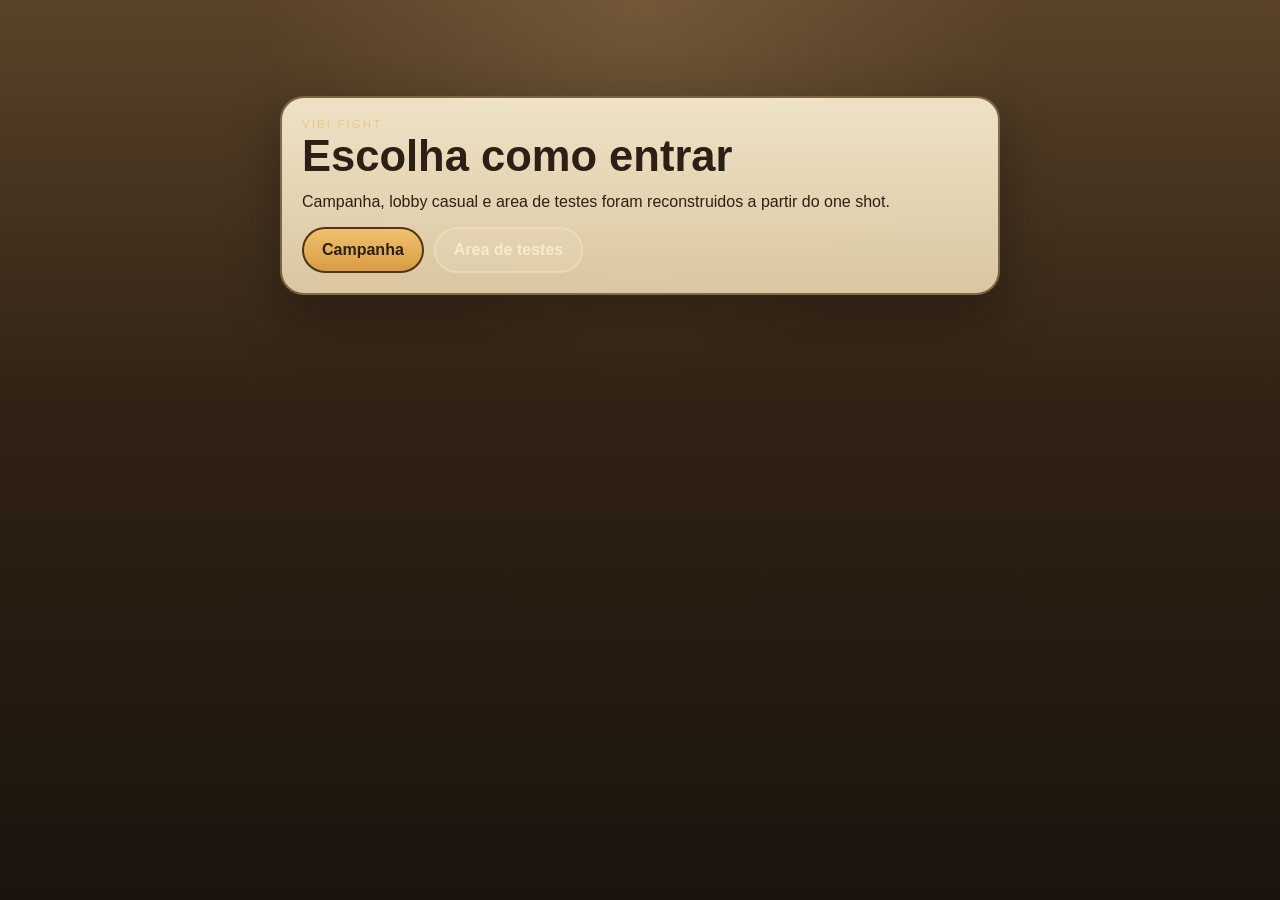
<file: index.html>
<!doctype html>
<html lang="pt-BR"><head><meta charset="utf-8" /><meta name="viewport" content="width=device-width, initial-scale=1" /><title>Vibi Fight</title><link rel="stylesheet" href="./assets/styles.css" /></head><body><main class="page-shell"><section class="card hero-card"><p class="eyebrow">Vibi Fight</p><h1>Escolha como entrar</h1><p>Campanha, lobby casual e area de testes foram reconstruidos a partir do one shot.</p><div class="hero-actions"><a class="button button--primary" href="./story/">Campanha</a><a class="button button--ghost" href="./play/">Area de testes</a></div></section></main></body></html>
</file>
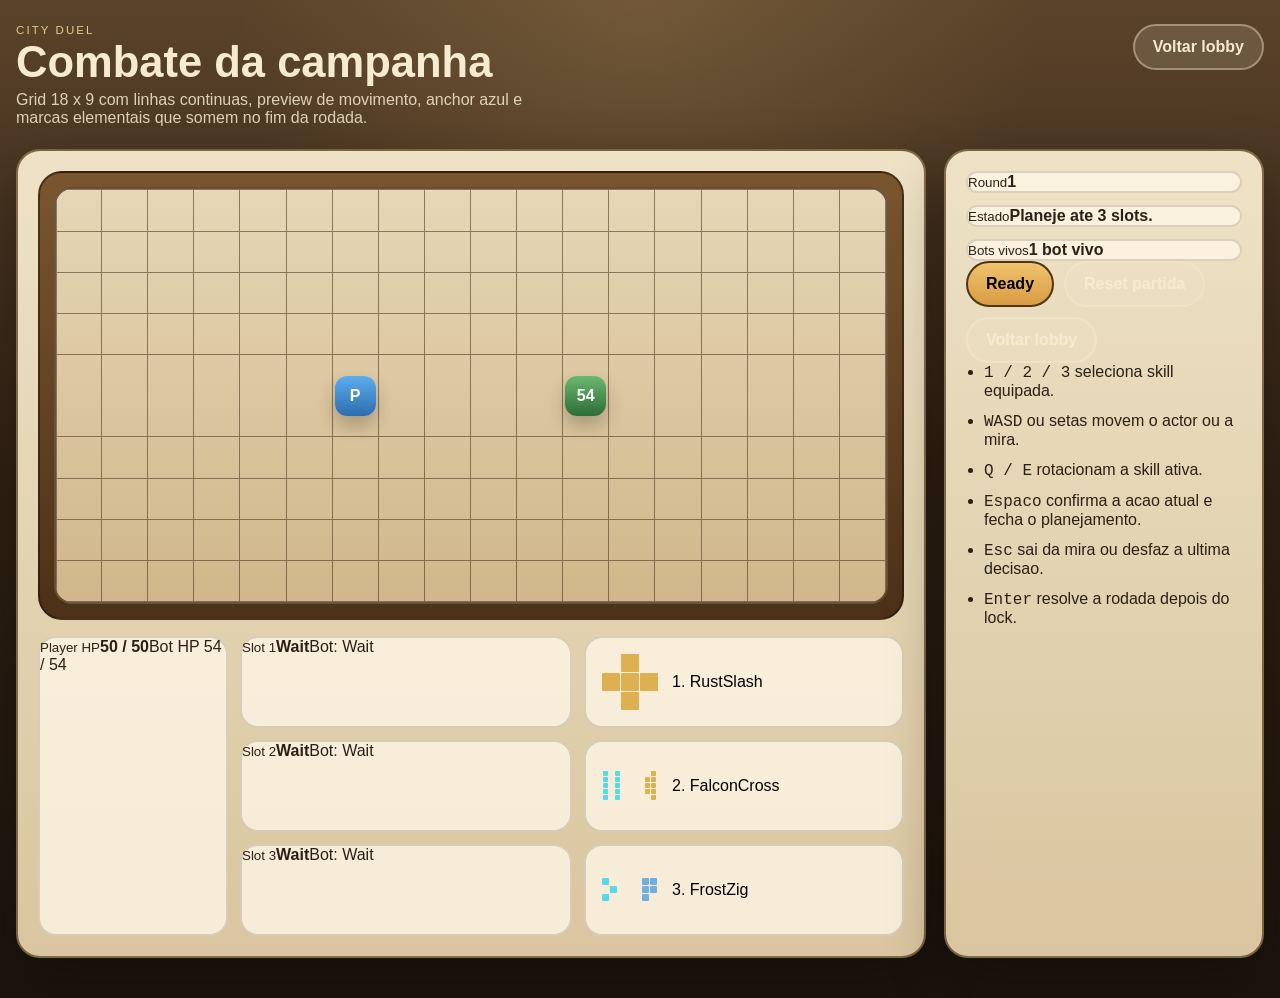
<file: city-duel/index.html>
<!doctype html>
<html lang="pt-BR"><head><meta charset="utf-8" /><meta name="viewport" content="width=device-width, initial-scale=1" /><title>City Duel</title><link rel="stylesheet" href="../assets/styles.css" /></head><body><main data-page="city-duel"></main><script type="module" src="../assets/js/fight-app.mjs"></script></body></html>
</file>
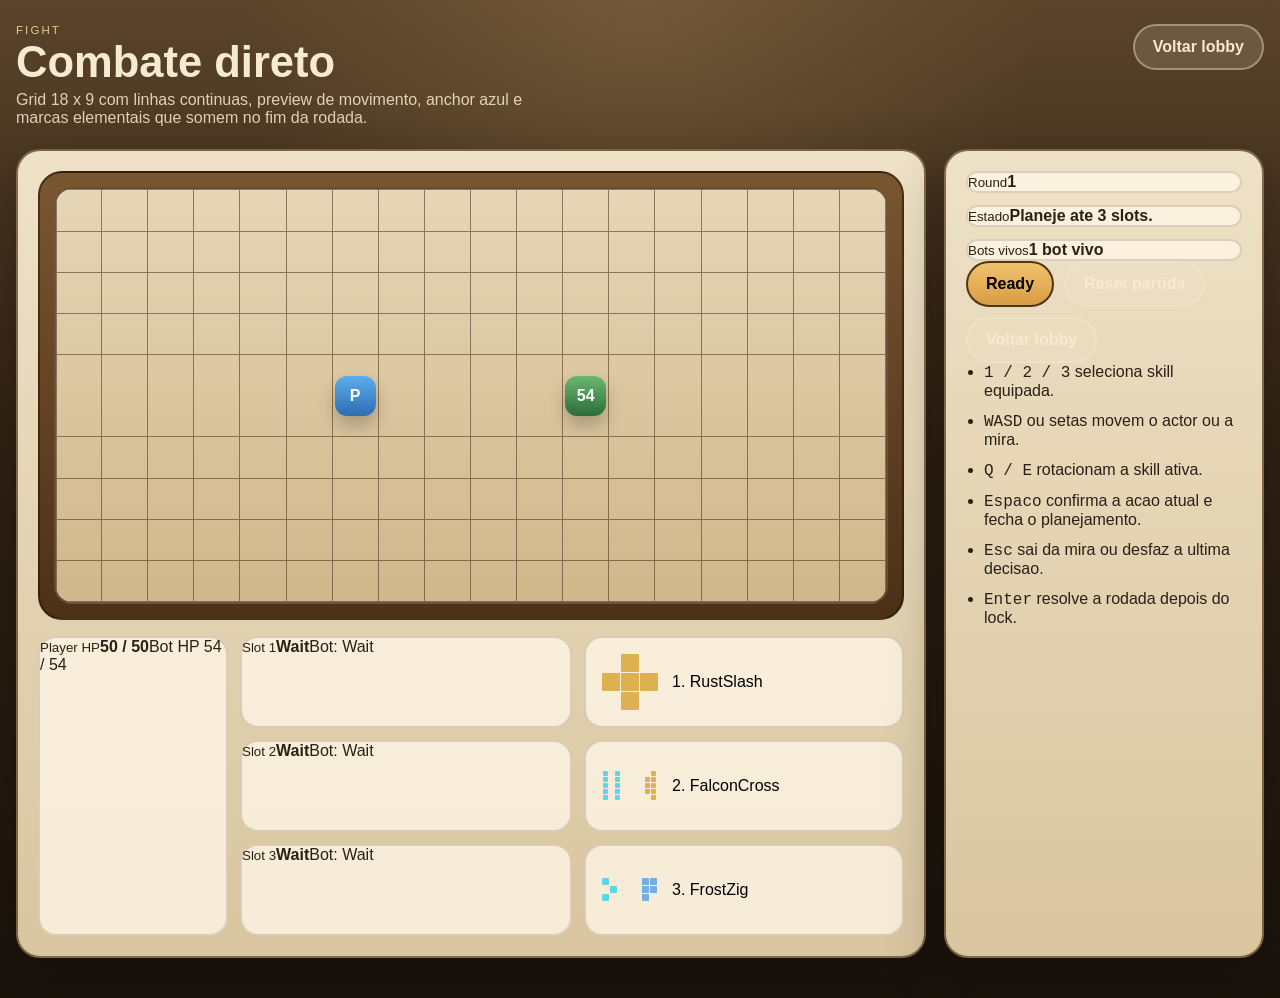
<file: fight/index.html>
<!doctype html>
<html lang="pt-BR"><head><meta charset="utf-8" /><meta name="viewport" content="width=device-width, initial-scale=1" /><title>Combate direto</title><link rel="stylesheet" href="../assets/styles.css" /></head><body><main data-page="fight"></main><script type="module" src="../assets/js/fight-app.mjs"></script></body></html>
</file>
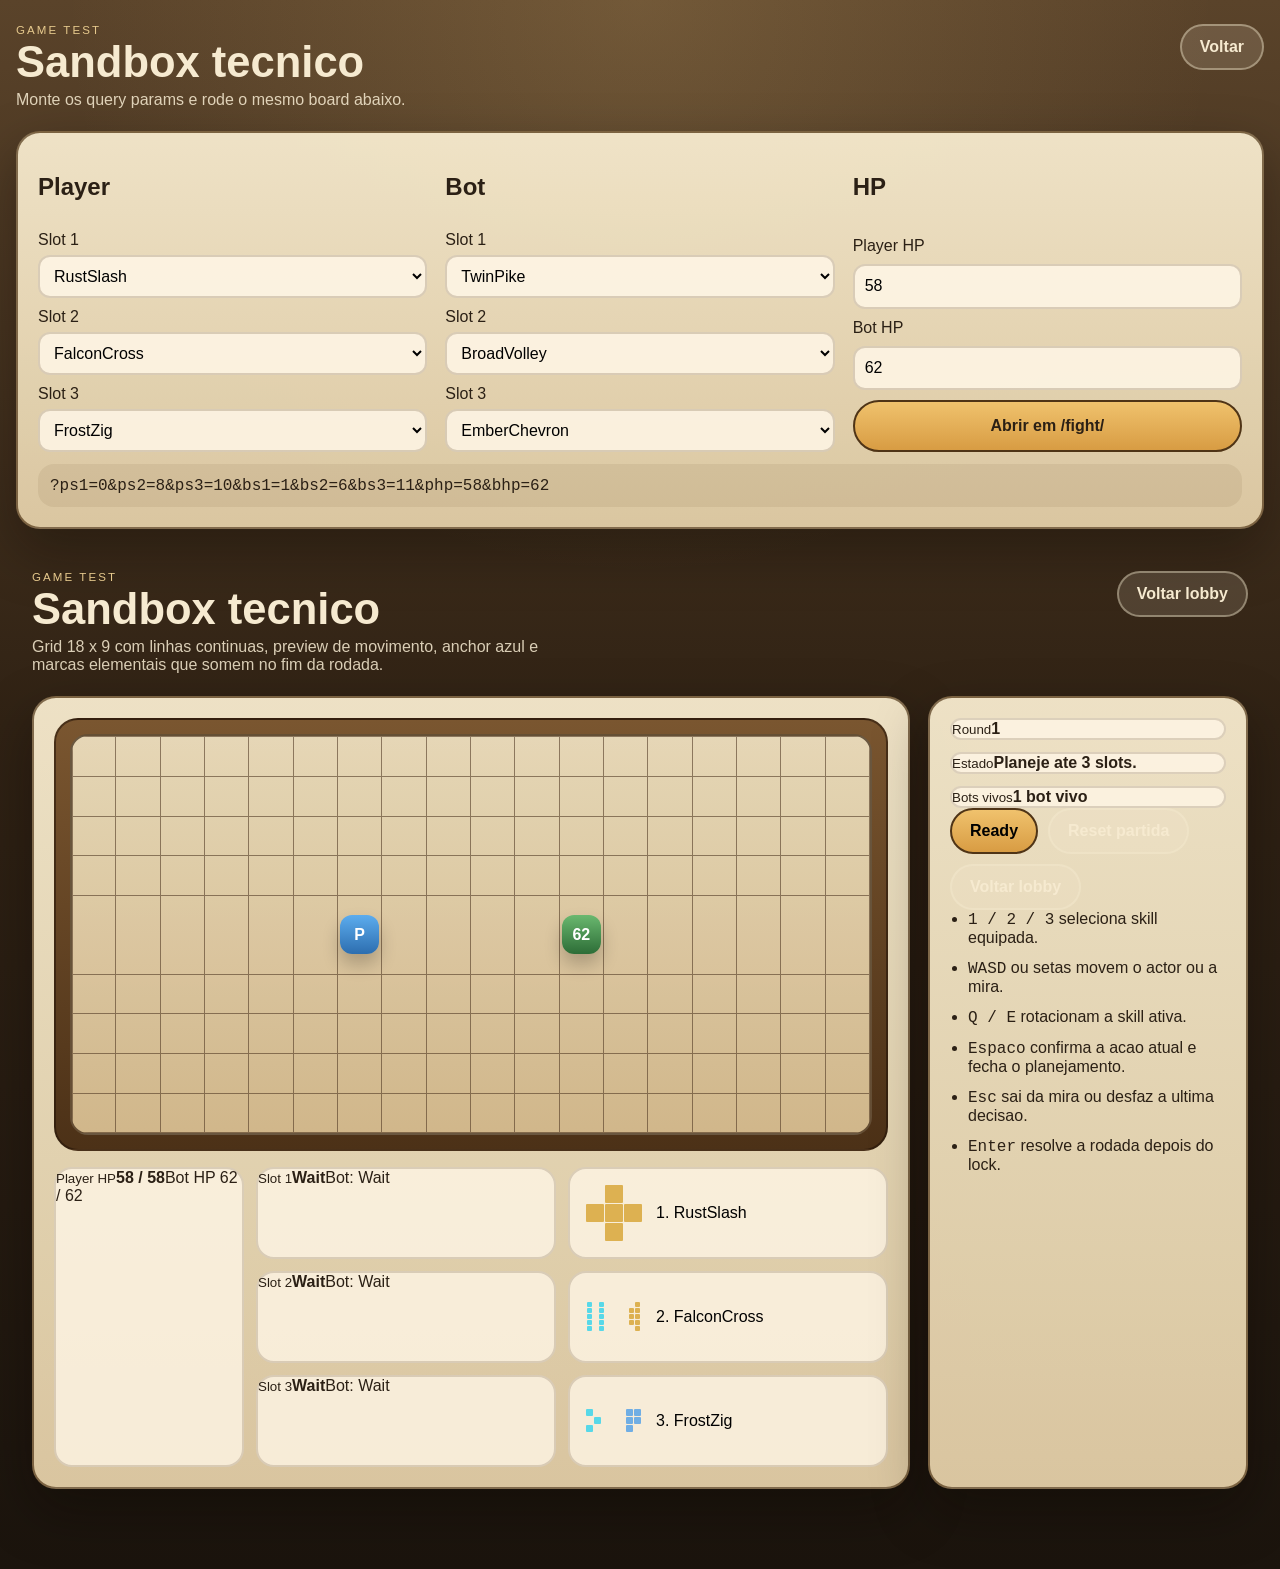
<file: game-test/index.html>
<!doctype html>
<html lang="pt-BR"><head><meta charset="utf-8" /><meta name="viewport" content="width=device-width, initial-scale=1" /><title>Game Test</title><link rel="stylesheet" href="../assets/styles.css" /></head><body><main data-page="game-test-root"></main><script type="module" src="../assets/js/game-test.mjs"></script></body></html>
</file>
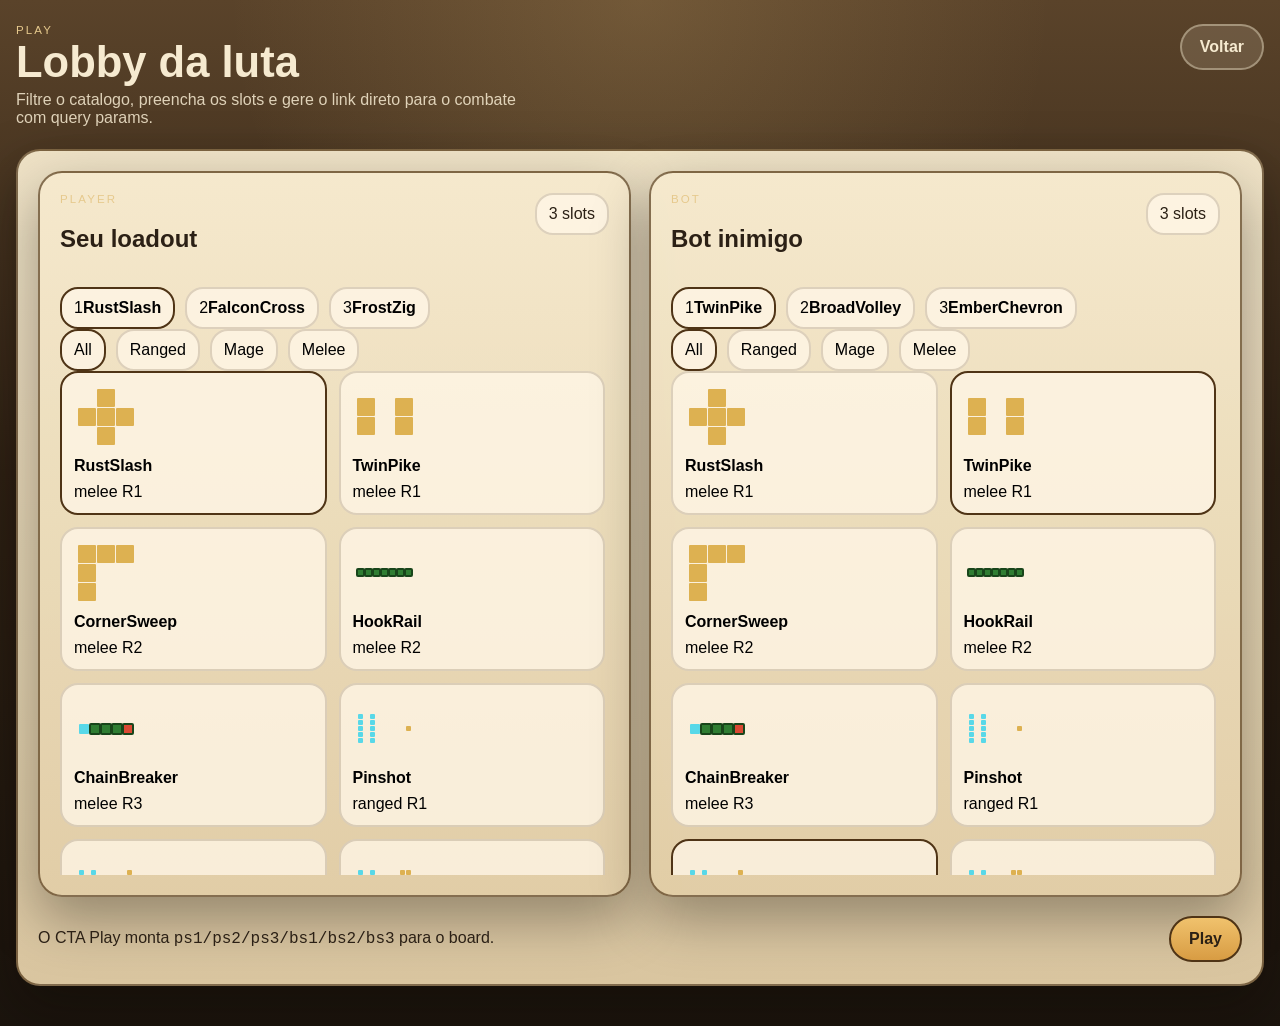
<file: play/index.html>
<!doctype html>
<html lang="pt-BR"><head><meta charset="utf-8" /><meta name="viewport" content="width=device-width, initial-scale=1" /><title>Lobby da luta</title><link rel="stylesheet" href="../assets/styles.css" /></head><body><main data-page="play"></main><script type="module" src="../assets/js/play.mjs"></script></body></html>
</file>
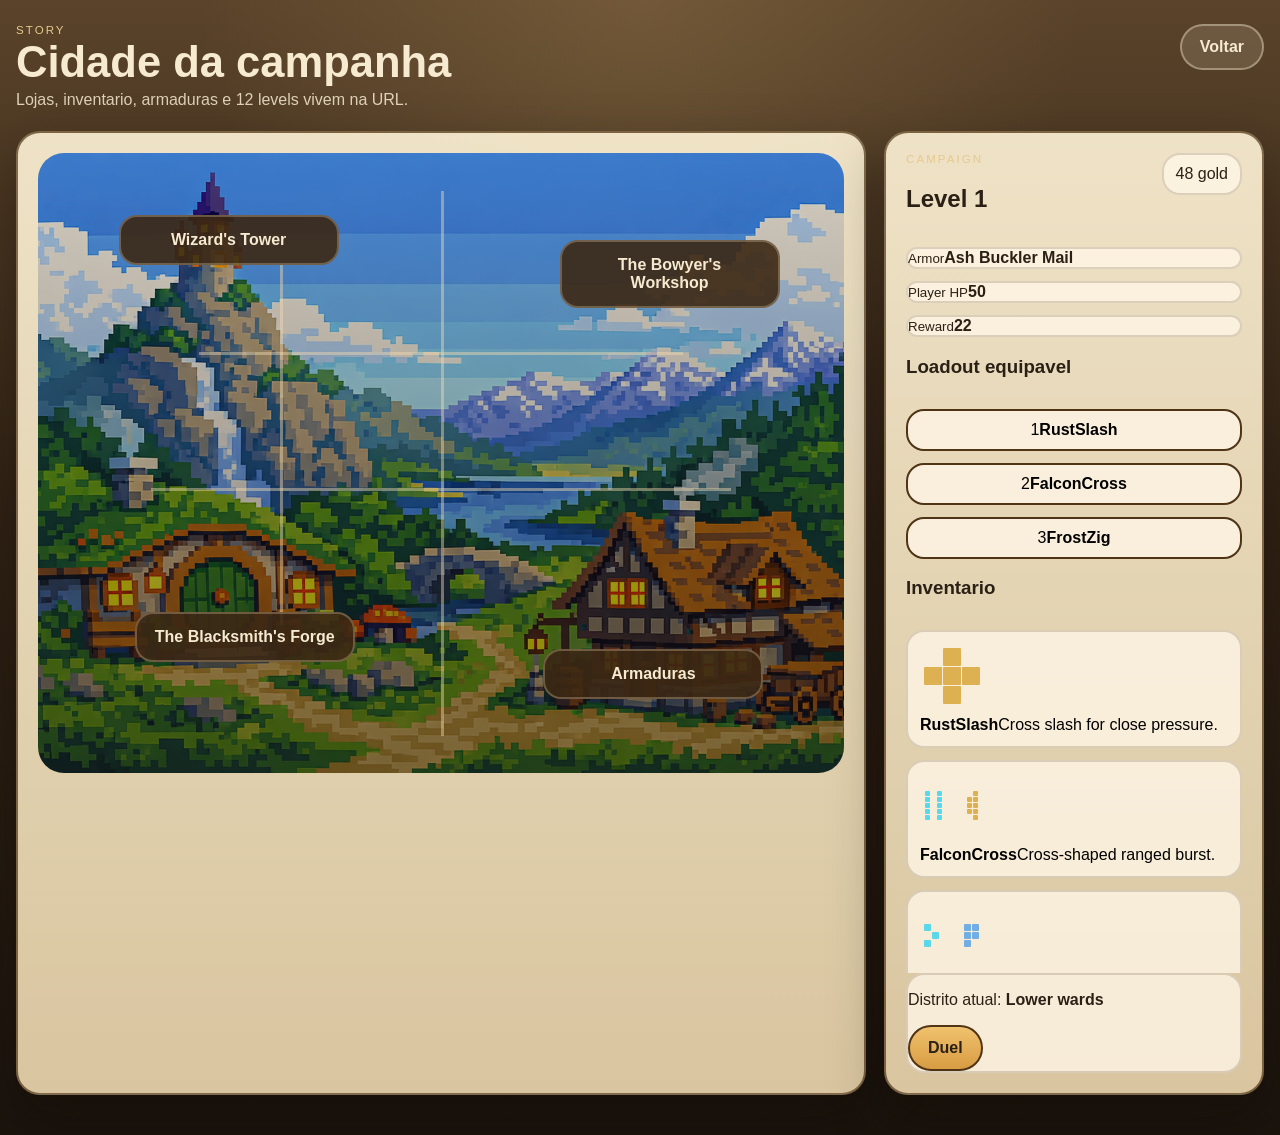
<file: story/index.html>
<!doctype html>
<html lang="pt-BR"><head><meta charset="utf-8" /><meta name="viewport" content="width=device-width, initial-scale=1" /><title>Story</title><link rel="stylesheet" href="../assets/styles.css" /></head><body><main data-page="story"></main><script type="module" src="../assets/js/story.mjs"></script></body></html>
</file>
<file: assets/styles.css>
:root {
  --paper: #eddcb4;
  --paper-strong: #f6ead0;
  --ink: #2b2015;
  --wood: #7f5a31;
  --wood-dark: #4f3416;
  --gold-soft: #e6c98d;
  --line: rgba(76, 53, 32, 0.58);
  --shadow: 0 22px 54px rgba(10, 7, 4, 0.34);
  font-family: 'Trebuchet MS', 'Segoe UI', sans-serif;
}
* { box-sizing: border-box; }
body {
  margin: 0;
  min-height: 100vh;
  color: var(--ink);
  background: radial-gradient(circle at top, rgba(226, 188, 120, 0.18), transparent 34%), linear-gradient(180deg, #5a432a 0%, #302214 46%, #1b140d 100%);
}
a { color: inherit; text-decoration: none; }
button, input, select { font: inherit; }
button { cursor: pointer; }
code { font-family: 'Cascadia Code', monospace; }
.page-shell { width: min(1320px, calc(100% - 32px)); margin: 0 auto; padding: 24px 0 40px; }
.topbar { display: flex; justify-content: space-between; align-items: flex-start; gap: 18px; color: var(--paper-strong); margin-bottom: 22px; }
.topbar h1, .hero-card h1, .end-card h1 { margin: 6px 0 8px; font-size: clamp(2rem, 3.4vw, 3.4rem); line-height: .95; }
.eyebrow { margin: 0; text-transform: uppercase; letter-spacing: .18em; font-size: .72rem; color: var(--gold-soft); }
.lede { margin: 0; max-width: 60ch; color: rgba(246, 234, 208, .86); }
.card { background: linear-gradient(180deg, rgba(245, 233, 205, .96), rgba(225, 205, 166, .96)); border: 2px solid rgba(79, 52, 22, .68); border-radius: 24px; box-shadow: var(--shadow); }
.inner-card, .lobby-card, .sandbox-card, .board-card, .sidebar-card, .city-card, .inventory-card, .hero-card, .end-card { padding: 20px; }
.button { border-radius: 999px; border: 2px solid var(--wood-dark); padding: 12px 18px; font-weight: 700; display: inline-flex; align-items: center; justify-content: center; gap: 8px; }
.button--primary { background: linear-gradient(180deg, #f0c26d 0%, #d89c43 100%); }
.button--ghost { background: rgba(246, 234, 208, .14); color: var(--paper-strong); border-color: rgba(246, 234, 208, .4); }
.hero-card, .end-card { max-width: 720px; margin: 8vh auto; }
.hero-actions, .slot-row, .filter-row, .modal-actions, .sidebar-actions, .slot-choice-row { display: flex; gap: 10px; flex-wrap: wrap; }
.lobby-grid, .combat-layout, .story-grid, .sandbox-form { display: grid; gap: 18px; }
.lobby-grid { grid-template-columns: repeat(2, minmax(0, 1fr)); }
.combat-layout { grid-template-columns: minmax(0, 1fr) 320px; }
.story-grid { grid-template-columns: minmax(0, 1.2fr) minmax(320px, 380px); }
.sandbox-form { grid-template-columns: repeat(3, minmax(0, 1fr)); }
.panel-head, .inventory-head { display: flex; justify-content: space-between; align-items: flex-start; gap: 12px; margin-bottom: 14px; }
.pill, .stat-card, .queue-slot, .equipped-skill, .duel-card, .slot-chip, .filter-chip, .city-node, .shop-item, .inventory-item, .skill-select { border-radius: 18px; border: 2px solid rgba(79, 52, 22, .18); background: rgba(255, 247, 231, .78); }
.pill, .slot-chip, .filter-chip { padding: 10px 12px; }
.slot-chip--active, .filter-chip--active, .slot-chip--filled, .skill-select--selected { border-color: var(--wood-dark); }
.skill-grid { display: grid; grid-template-columns: repeat(2, minmax(0, 1fr)); gap: 12px; max-height: 56vh; overflow: auto; padding-right: 4px; }
.skill-select, .inventory-item, .shop-item { padding: 12px; text-align: left; display: grid; gap: 8px; }
.skill-select img, .inventory-item img, .shop-item img, .equipped-skill img { width: 64px; height: 64px; object-fit: contain; }
.lobby-footer { margin-top: 16px; display: flex; justify-content: space-between; gap: 16px; align-items: center; flex-wrap: wrap; }
.arena-frame { border-radius: 24px; padding: 14px; background: linear-gradient(180deg, #7a5630 0%, #4c3117 100%); border: 2px solid rgba(32, 18, 7, .54); }
.arena-board { display: grid; grid-template-columns: repeat(18, minmax(0, 1fr)); aspect-ratio: 18 / 9; background: linear-gradient(180deg, rgba(234, 220, 188, .96), rgba(214, 188, 143, .96)); border: 2px solid rgba(60, 39, 20, .72); border-radius: 18px; overflow: hidden; }
.board-cell { border-right: 1px solid var(--line); border-bottom: 1px solid var(--line); position: relative; display: flex; align-items: center; justify-content: center; }
.board-cell:nth-child(18n + 1) { border-left: 1px solid var(--line); }
.board-cell:nth-child(-n + 18) { border-top: 1px solid var(--line); }
.board-cell--trail { background: rgba(221, 177, 81, .18); }
.board-cell--ghost { box-shadow: inset 0 0 0 4px rgba(74, 143, 216, .44); }
.board-cell--preview { background: rgba(221, 177, 81, .38); }
.board-cell--anchor { background: rgba(88, 216, 232, .32); }
.board-cell--invalid { background: rgba(163, 74, 46, .46); }
.board-cell--ice-mark { background-image: radial-gradient(circle at center, rgba(112, 174, 228, .42), transparent 72%); }
.board-cell--fire-mark { background-image: radial-gradient(circle at center, rgba(200, 60, 38, .42), transparent 72%); }
.board-cell--flash { animation: hitFlash .22s ease-in-out; }
@keyframes hitFlash { from { filter: brightness(1.8); } to { filter: brightness(1); } }
.tile-actor { width: min(90%, 46px); aspect-ratio: 1; border-radius: 12px; display: inline-flex; align-items: center; justify-content: center; font-weight: 800; color: white; box-shadow: 0 10px 18px rgba(0, 0, 0, .22); }
.tile-actor--player { background: linear-gradient(180deg, #5cacee 0%, #2d6eaf 100%); }
.tile-actor--bot { background: linear-gradient(180deg, #6ab86f 0%, #2d6d37 100%); }
.tile-actor--bump { animation: bump .18s ease-in-out 1; }
@keyframes bump { 0% { transform: translateX(0); } 25% { transform: translateX(-4px); } 50% { transform: translateX(4px); } 100% { transform: translateX(0); } }
.trail-step { position: absolute; top: 4px; left: 4px; font-size: .7rem; font-weight: 700; color: var(--wood-dark); }
.hud-strip { margin-top: 16px; display: grid; grid-template-columns: 190px minmax(0, 1fr) minmax(0, 320px); gap: 12px; }
.queue-strip, .skill-rack, .sidebar-stack, .controls-list, .inventory-list, .inventory-stats, .loadout-stack { display: grid; gap: 12px; }
.equipped-skill { padding: 12px; display: flex; align-items: center; gap: 10px; text-align: left; }
.controls-list { margin: 0; padding-left: 18px; }
.modal-backdrop { position: fixed; inset: 0; background: rgba(15, 11, 7, .72); display: flex; align-items: center; justify-content: center; padding: 24px; z-index: 20; }
.modal-card { width: min(520px, 100%); padding: 24px; border-radius: 24px; background: linear-gradient(180deg, rgba(248, 237, 211, .98), rgba(229, 208, 170, .98)); border: 2px solid rgba(79, 52, 22, .34); box-shadow: var(--shadow); }
.city-backdrop { position: relative; min-height: 620px; border-radius: 26px; overflow: hidden; background: linear-gradient(180deg, rgba(25, 17, 10, .18), rgba(25, 17, 10, .54)), url('./background/background-para-substituir.png') center/cover no-repeat; }
.city-lines { position: absolute; inset: 0; pointer-events: none; }
.city-lines--v::before, .city-lines--h::before, .city-lines--h::after, .city-lines--v::after { content: ''; position: absolute; background: rgba(243, 219, 176, .44); }
.city-lines--v::before { left: 50%; top: 6%; bottom: 6%; width: 3px; }
.city-lines--v::after { left: 20%; top: 32%; width: 60%; height: 3px; }
.city-lines--h::before { left: 14%; top: 54%; width: 72%; height: 3px; }
.city-lines--h::after { left: 30%; top: 18%; width: 3px; height: 58%; }
.city-node { position: absolute; padding: 14px 16px; width: 220px; font-weight: 800; background: rgba(60, 40, 20, .9); color: var(--paper-strong); border-color: rgba(243, 219, 176, .28); }
.city-node--tower { top: 10%; left: 10%; }
.city-node--bowyer { top: 14%; right: 8%; }
.city-node--forge { bottom: 18%; left: 12%; }
.city-node--armory { bottom: 12%; right: 10%; }
.shop-list { display: grid; gap: 10px; margin-top: 14px; }
.inventory-item, .shop-item { align-items: center; }
.inventory-list { max-height: 46vh; overflow: auto; }
.sandbox-col { display: grid; gap: 10px; }
.sandbox-col label { display: grid; gap: 6px; }
.sandbox-col select, .sandbox-col input { border-radius: 12px; border: 2px solid rgba(79, 52, 22, .2); background: rgba(255, 247, 231, .84); padding: 10px; }
.sandbox-query { margin-top: 12px; padding: 12px; border-radius: 16px; background: rgba(79, 52, 22, .08); }
.sandbox-fight { margin-top: 18px; }
@media (max-width: 980px) { .combat-layout, .story-grid, .lobby-grid, .sandbox-form, .hud-strip { grid-template-columns: 1fr; } .page-shell { width: min(100% - 20px, 1120px); } .city-backdrop { min-height: 420px; } }
</file>
